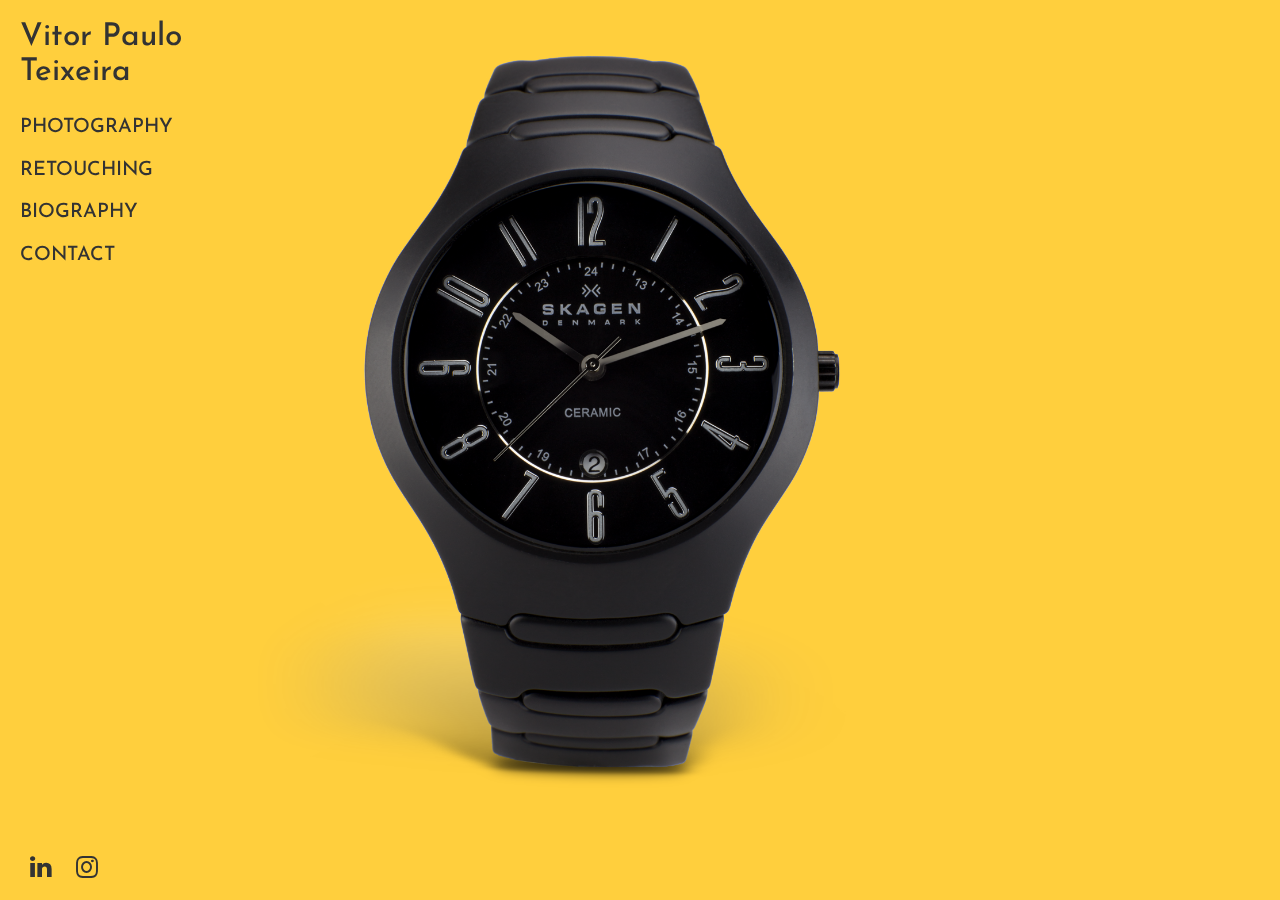
<file: index.html>
<!DOCTYPE html>
<html lang="en">
	<head>
		<meta charset="utf-8">
		<meta http-equiv="X-UA-Compatible" content="IE=edge">
		<meta name="viewport" content="width=device-width, initial-scale=1">
		<meta name="description" content="The photography and retouching portfolio of New York City based photographer Vitor P. Teixeria.">
		<meta name="keywords" content="studio photographer, jewelry photographer, food photographer, New York City, Manhattan photographer, Brooklyn photographer">

		<title>Vitor P. Teixeira Photography</title>
        <link href="http://maxcdn.bootstrapcdn.com/font-awesome/4.2.0/css/font-awesome.min.css" rel="stylesheet">
        <link href='http://fonts.googleapis.com/css?family=Josefin+Sans:400,500,700' rel='stylesheet' type='text/css'>
		<!-- Bootstrap CSS -->
		<link href="https://netdna.bootstrapcdn.com/bootstrap/3.1.1/css/bootstrap.min.css" rel="stylesheet" type="text/css">
		<link href="css/custom.css" rel="stylesheet" type="text/css">
		<!--Favicon -->
		<link rel="apple-touch-icon" sizes="57x57" href="/apple-touch-icon-57x57.png">
		<link rel="apple-touch-icon" sizes="114x114" href="/apple-touch-icon-114x114.png">
		<link rel="apple-touch-icon" sizes="72x72" href="/apple-touch-icon-72x72.png">
		<link rel="apple-touch-icon" sizes="144x144" href="/apple-touch-icon-144x144.png">
		<link rel="apple-touch-icon" sizes="60x60" href="/apple-touch-icon-60x60.png">
		<link rel="apple-touch-icon" sizes="120x120" href="/apple-touch-icon-120x120.png">
		<link rel="apple-touch-icon" sizes="76x76" href="/apple-touch-icon-76x76.png">
		<link rel="apple-touch-icon" sizes="152x152" href="/apple-touch-icon-152x152.png">
		<link rel="apple-touch-icon" sizes="180x180" href="/apple-touch-icon-180x180.png">
		<link rel="icon" type="image/png" href="/favicon-192x192.png" sizes="192x192">
		<link rel="icon" type="image/png" href="/favicon-160x160.png" sizes="160x160">
		<link rel="icon" type="image/png" href="/favicon-96x96.png" sizes="96x96">
		<link rel="icon" type="image/png" href="/favicon-16x16.png" sizes="16x16">
		<link rel="icon" type="image/png" href="/favicon-32x32.png" sizes="32x32">
		<meta name="msapplication-TileColor" content="#2d89ef">
		<meta name="msapplication-TileImage" content="/mstile-144x144.png">

		<!-- HTML5 Shim and Respond.js IE8 support of HTML5 elements and media queries -->
		<!-- WARNING: Respond.js doesn't work if you view the page via file:// -->
		<!--[if lt IE 9]>
			<script src="https://oss.maxcdn.com/libs/html5shiv/3.7.0/html5shiv.js"></script>
			<script src="https://oss.maxcdn.com/libs/respond.js/1.4.2/respond.min.js"></script>
		<![endif]-->
	</head>
	<body class="index-background">
		<div class="container-fluid">
    	<section class="left-sidebar">
				<h1 class="logo text-left">
					<a href="index.html">Vitor Paulo Teixeira</a>
				</h1>
        <nav class="side-nav panel-group index-nav" id="accordion">
				  <div class="panel panel-default">
						<div class="panel-heading">
					      <h4 class="panel-title">
					        <a data-toggle="collapse" data-parent="#accordion" href="#collapseOne">
					          Photography
					        </a>
					      </h4>
						</div>
						<div id="collapseOne" class="panel-collapse collapse">
						    <div class="panel-body">
						    	<ul class="accordion-menu" role="menu">
										<li><a href="product-photography.html">Product</a></li>
						    		<li><a href="still-life-photography.html">Still Life</a></li>
						    		<li><a href="published-photos.html">Published</a></li>
						      </ul>
						    </div>
						</div>
					</div>
					<div class="panel panel-default">
						<div class="panel-heading">
					    <h4 class="panel-title">
					      <a href="retouching.html">Retouching</a>
					    </h4>
						</div>
					</div>
					<div class="panel panel-default">
						<div class="panel-heading">
					    <h4 class="panel-title">
					      <a href="bio.html">Biography</a>
					    </h4>
						</div>
					</div>
					<div class="panel panel-default">
						<div class="panel-heading">
				      <h4 class="panel-title">
				        <a href="contact.html">Contact</a>
				      </h4>
						</div>
					</div>
				</nav>
				<div class="social-connect top-placement">
					<a href="https://www.linkedin.com/pub/vitor-paulo-teixeira/26/5/983" target="_blank"><i class="fa fa-2x fa-linkedin"></i></a>
					<a href="http://instagram.com/vitorpt" target="_blank"><i class="fa fa-2x fa-instagram"></i></a>
				</div>
	  </section>

		<section class="right-section">
			<!-- Wrapper for slides -->
			<div id="index-carousel" class="carousel-inner no-border" class="carousel slide" data-ride="carousel" data-interval="7000" data-pause="null">
				<div class="item active">
					<img src="imgs/skagen-front.png" class="img-responsive splash-image" alt="Skagen wristwatch">
				</div>
				<div class="item">
					<img src="imgs/coach-bag.png" class="img-responsive splash-image" alt="White Coach handbag">
				</div>
				<div class="item">
					<img src="imgs/tennis-racket.png" class="img-responsive splash-image" alt="tennis racket">
				</div>
			</div>
			<!-- <small class="text-right copyright">&copy; 2017 Vitor Teixeira. All Rights Reserved.</small> -->
		</section>
	</div>

		<!-- jQuery -->
		<script src="https://ajax.googleapis.com/ajax/libs/jquery/1.11.1/jquery.min.js"></script>
		<!-- Bootstrap JavaScript -->
		<script src="https://netdna.bootstrapcdn.com/bootstrap/3.1.1/js/bootstrap.min.js"></script>

		<script src="js/custom.js"></script>
	</body>
</html>
</file>
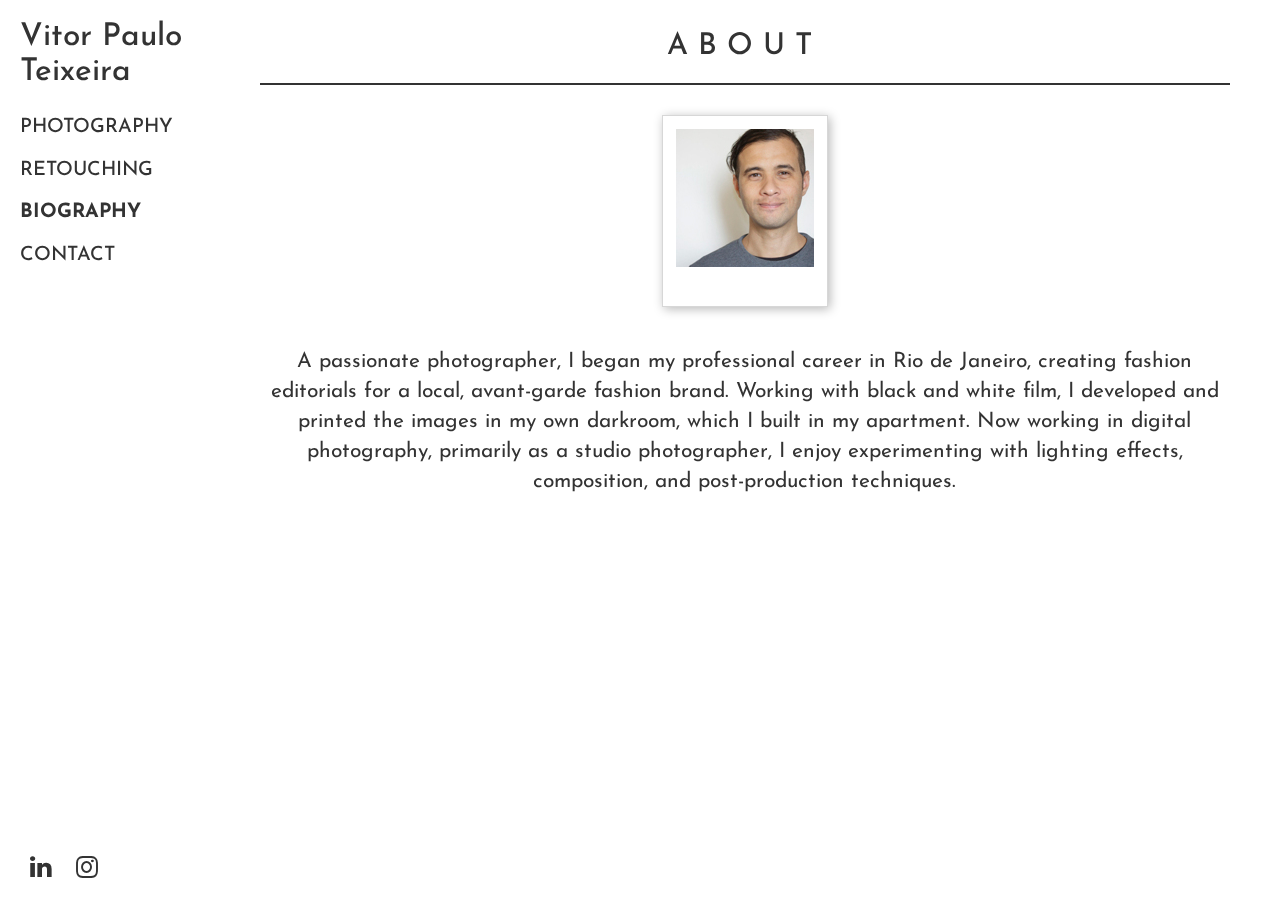
<file: bio.html>
<!DOCTYPE html>
<html lang="en">
	<head>
		<meta charset="utf-8">
		<meta http-equiv="X-UA-Compatible" content="IE=edge">
		<meta name="viewport" content="width=device-width, initial-scale=1">
		<meta name="description" content="About New York City based photographer Vitor P. Teixeria.">
		<meta name="keywords" content="studio photographer, jewelry photographer, food photographer, New York City, Manhattan photographer, Brooklyn photographer">

		<title>Vitor P. Teixeira Photography – Bio</title>
        <link href="http://maxcdn.bootstrapcdn.com/font-awesome/4.2.0/css/font-awesome.min.css" rel="stylesheet">
        <link href='http://fonts.googleapis.com/css?family=Josefin+Sans:400,500,700' rel='stylesheet' type='text/css'>
		<!-- Bootstrap CSS -->
		<link href="https://netdna.bootstrapcdn.com/bootstrap/3.1.1/css/bootstrap.min.css" rel="stylesheet" type="text/css">
		<link href="css/custom.css" rel="stylesheet" type="text/css">
		<!--Favicon -->
		<link rel="apple-touch-icon" sizes="57x57" href="/apple-touch-icon-57x57.png">
		<link rel="apple-touch-icon" sizes="114x114" href="/apple-touch-icon-114x114.png">
		<link rel="apple-touch-icon" sizes="72x72" href="/apple-touch-icon-72x72.png">
		<link rel="apple-touch-icon" sizes="144x144" href="/apple-touch-icon-144x144.png">
		<link rel="apple-touch-icon" sizes="60x60" href="/apple-touch-icon-60x60.png">
		<link rel="apple-touch-icon" sizes="120x120" href="/apple-touch-icon-120x120.png">
		<link rel="apple-touch-icon" sizes="76x76" href="/apple-touch-icon-76x76.png">
		<link rel="apple-touch-icon" sizes="152x152" href="/apple-touch-icon-152x152.png">
		<link rel="apple-touch-icon" sizes="180x180" href="/apple-touch-icon-180x180.png">
		<link rel="icon" type="image/png" href="/favicon-192x192.png" sizes="192x192">
		<link rel="icon" type="image/png" href="/favicon-160x160.png" sizes="160x160">
		<link rel="icon" type="image/png" href="/favicon-96x96.png" sizes="96x96">
		<link rel="icon" type="image/png" href="/favicon-16x16.png" sizes="16x16">
		<link rel="icon" type="image/png" href="/favicon-32x32.png" sizes="32x32">
		<meta name="msapplication-TileColor" content="#2d89ef">
		<meta name="msapplication-TileImage" content="/mstile-144x144.png">

		<!-- HTML5 Shim and Respond.js IE8 support of HTML5 elements and media queries -->
		<!-- WARNING: Respond.js doesn't work if you view the page via file:// -->
		<!--[if lt IE 9]>
			<script src="https://oss.maxcdn.com/libs/html5shiv/3.7.0/html5shiv.js"></script>
			<script src="https://oss.maxcdn.com/libs/respond.js/1.4.2/respond.min.js"></script>
		<![endif]-->
	</head>
	<body>
		<div class="container-fluid">
			<section class="left-sidebar">
			<h1 class="logo text-left"><a href="index.html">Vitor Paulo Teixeira</a></h1>
		      	<nav class="side-nav panel-group" id="accordion">
				  	<div class="panel panel-default">
						<div class="panel-heading">
					      <h4 class="panel-title">
					        <a data-toggle="collapse" data-parent="#accordion" href="#collapseOne">
					          Photography
					        </a>
					      </h4>
						</div>
						<div id="collapseOne" class="panel-collapse collapse">
						    <div class="panel-body">
						    	<ul class="accordion-menu" role="menu">
						    		<li><a href="still-life-photography.html">Still Life</a></li>
						    		<li><a href="food-photography.html">Food</a></li>
						    		<li id="published"><a href="published-photos.html">Published</a></li>
						        </ul>
						    </div>
						</div>
					</div>
					<div class="panel panel-default">
						<div class="panel-heading">
					    <h4 class="panel-title">
				        <a href="retouching.html">Retouching</a>
					    </h4>
						</div>
					</div>
					<div class="panel panel-default">
						<div class="panel-heading">
					    <h4 class="panel-title current">
					      <a href="bio.html">Biography</a>
					    </h4>
						</div>
					</div>
					<div class="panel panel-default">
						<div class="panel-heading">
				      <h4 class="panel-title">
				        <a href="contact.html">Contact</a>
				      </h4>
						</div>
					</div>
				</nav>
				<div class="text-right social-connect top-placement">
					<a href="https://www.linkedin.com/pub/vitor-paulo-teixeira/26/5/983" target="_blank"><i class="fa fa-2x fa-linkedin"></i></a>
					<a href="http://instagram.com/vitorpt" target="_blank"><i class="fa fa-2x fa-instagram"></i></a>
				</div>
		  </section>

			<section class="right-section" id="bio">
				<div class="wrapper">
				  <h2 class="section-heading text-center">About</h2>
				  <div class="text-center">
				    <img src="imgs/vitor-p-t.jpg" alt="Vitor P. Teixeria">
				    <p class="about-text">A passionate photographer, I began my professional career in Rio de Janeiro, creating fashion editorials for a local, avant-garde fashion brand. Working with black and white film, I developed and printed the images in my own darkroom, which I built in my apartment. Now working in digital photography, primarily as a studio photographer, I enjoy experimenting with lighting effects, composition, and post-production techniques.</p>
				  </div>
				</div>
			</section>
		</div>

		<!-- jQuery -->
		<script src="https://ajax.googleapis.com/ajax/libs/jquery/1.11.1/jquery.min.js"></script>
		<!-- Bootstrap JavaScript -->
		<script src="https://netdna.bootstrapcdn.com/bootstrap/3.1.1/js/bootstrap.min.js"></script>
		<script src="js/custom.js"></script>
	</body>
</html>
</file>
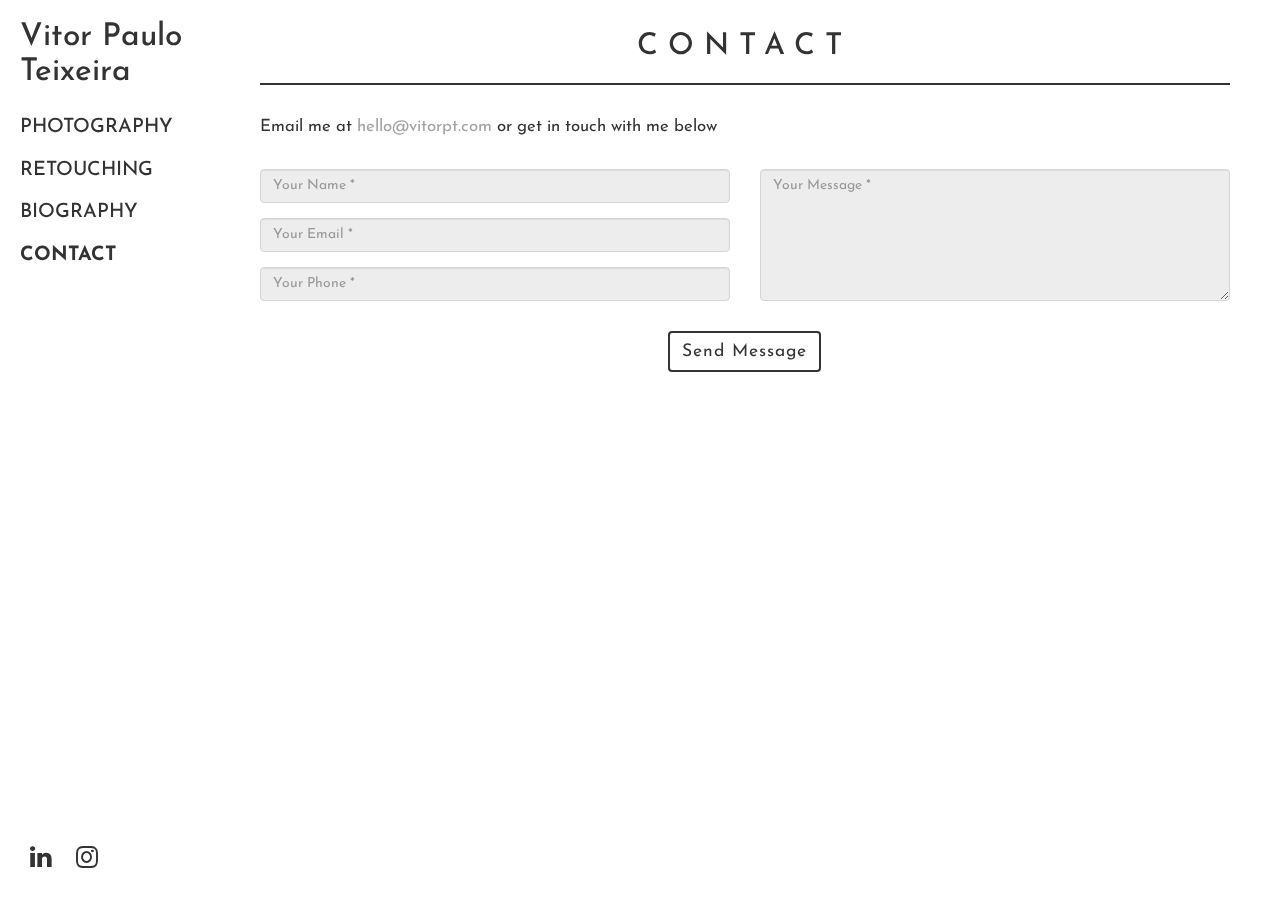
<file: contact.html>
<!DOCTYPE html>
<html lang="en">
	<head>
		<meta charset="utf-8">
		<meta http-equiv="X-UA-Compatible" content="IE=edge">
		<meta name="viewport" content="width=device-width, initial-scale=1">
		<meta name="description" content="The photography and retouching portfolio of New York City based photographer Vitor P. Teixeria.">
		<meta name="keywords" content="studio photographer, jewelry photographer, food photographer, New York City, Manhattan photographer, Brooklyn photographer">

		<title>Vitor P. Teixeira Photography – Contact</title>
        <link href="http://maxcdn.bootstrapcdn.com/font-awesome/4.2.0/css/font-awesome.min.css" rel="stylesheet">
        <link href='http://fonts.googleapis.com/css?family=Josefin+Sans:400,500,700' rel='stylesheet' type='text/css'>
		<!-- Bootstrap CSS -->
		<link href="https://netdna.bootstrapcdn.com/bootstrap/3.1.1/css/bootstrap.min.css" rel="stylesheet" type="text/css">
		<link href="css/custom.css" rel="stylesheet" type="text/css">
		<!--Favicons -->
		<link rel="apple-touch-icon" sizes="57x57" href="/apple-touch-icon-57x57.png">
		<link rel="apple-touch-icon" sizes="114x114" href="/apple-touch-icon-114x114.png">
		<link rel="apple-touch-icon" sizes="72x72" href="/apple-touch-icon-72x72.png">
		<link rel="apple-touch-icon" sizes="144x144" href="/apple-touch-icon-144x144.png">
		<link rel="apple-touch-icon" sizes="60x60" href="/apple-touch-icon-60x60.png">
		<link rel="apple-touch-icon" sizes="120x120" href="/apple-touch-icon-120x120.png">
		<link rel="apple-touch-icon" sizes="76x76" href="/apple-touch-icon-76x76.png">
		<link rel="apple-touch-icon" sizes="152x152" href="/apple-touch-icon-152x152.png">
		<link rel="apple-touch-icon" sizes="180x180" href="/apple-touch-icon-180x180.png">
		<link rel="icon" type="image/png" href="/favicon-192x192.png" sizes="192x192">
		<link rel="icon" type="image/png" href="/favicon-160x160.png" sizes="160x160">
		<link rel="icon" type="image/png" href="/favicon-96x96.png" sizes="96x96">
		<link rel="icon" type="image/png" href="/favicon-16x16.png" sizes="16x16">
		<link rel="icon" type="image/png" href="/favicon-32x32.png" sizes="32x32">
		<meta name="msapplication-TileColor" content="#2d89ef">
		<meta name="msapplication-TileImage" content="/mstile-144x144.png">

		<!-- HTML5 Shim and Respond.js IE8 support of HTML5 elements and media queries -->
		<!-- WARNING: Respond.js doesn't work if you view the page via file:// -->
		<!--[if lt IE 9]>
			<script src="https://oss.maxcdn.com/libs/html5shiv/3.7.0/html5shiv.js"></script>
			<script src="https://oss.maxcdn.com/libs/respond.js/1.4.2/respond.min.js"></script>
		<![endif]-->
	</head>
	<body>
		<div class="container-fluid">
    	<section class="left-sidebar">
			<h1 class="logo text-left">
				<a href="index.html">Vitor Paulo Teixeira</a></h1>
        	<nav class="side-nav panel-group" id="accordion">
			  	<div class="panel panel-default">
					<div class="panel-heading">
			      <h4 class="panel-title">
			        <a data-toggle="collapse" data-parent="#accordion" href="#collapseOne">Photography</a>
			      </h4>
					</div>
					<div id="collapseOne" class="panel-collapse collapse">
				    <div class="panel-body">
							<ul class="accordion-menu" role="menu">
								<li><a href="product-photography.html">Product</a></li>
				    		<li><a href="still-life-photography.html">Still Life</a></li>
				    		<li><a href="published-photos.html">Published</a></li>
				      </ul>
				    </div>
					</div>
				</div>
				<div class="panel panel-default">
					<div class="panel-heading">
				    <h4 class="panel-title">
				      <a href="retouching.html">Retouching</a>
				    </h4>
					</div>
				</div>
				<div class="panel panel-default">
					<div class="panel-heading">
				    <h4 class="panel-title">
				      <a href="bio.html">Biography</a>
				    </h4>
					</div>
				</div>
				<div class="panel panel-default">
					<div class="panel-heading">
			      <h4 class="panel-title current">
			        <a href="contact.html">Contact</a>
			      </h4>
					</div>
				</div>
			</nav>
		</section>

	  <section class="right-section" id="contact">
			<div class="wrapper">
	      <h2 class="section-heading">Contact</h2>
	      <p class="contact-me">Email me at <a href="mailto:hello@vitorpt.com">hello<span>@</span>vitorpt.com</a> or get in touch with me below</p>
	      <form name="sentMessage" id="contactForm" novalidate="">
	        <div class="row">
	          <div class="col-md-6">
	              <div class="form-group">
	                  <input type="text" class="form-control" aria-label="name" placeholder="Your Name *" id="name" required data-validation-required-message="Please enter your name.">
	                  <p class="help-block text-danger"></p>
	              </div>
	              <div class="form-group">
	                  <input type="email" class="form-control" aria-label="email" placeholder="Your Email *" id="email" required data-validation-required-message="Please enter your email address.">
	                  <p class="help-block text-danger"></p>
	              </div>
	              <div class="form-group">
	                  <input type="tel" class="form-control" aria-label="phone" placeholder="Your Phone *" id="phone" required data-validation-required-message="Please enter your phone number.">
	                  <p class="help-block text-danger"></p>
	              </div>
	          </div>
	          <div class="col-md-6">
	              <div class="form-group">
	                  <textarea class="form-control" aria-label="message" placeholder="Your Message *" id="message" required data-validation-required-message="Please enter a message."></textarea>
	                  <p class="help-block text-danger"></p>
	              </div>
	          </div>
	          <div class="clearfix"></div>
	          <div class="col-lg-12 text-center">
	              <div id="success"></div>
	              <button type="submit" class="btn btn-xl">Send Message</button>
	          </div>
	        </div>
	      </form>
			</div>
	  </section>

		<div class="text-right social-connect top-placement">
			<a href="https://www.linkedin.com/pub/vitor-paulo-teixeira/26/5/983" target="_blank"><i class="fa fa-2x fa-linkedin"></i></a>
			<a href="http://instagram.com/vitorpt" target="_blank"><i class="fa fa-2x fa-instagram"></i></a>
		</div>

	</div>

		<!-- jQuery -->
		<script src="https://ajax.googleapis.com/ajax/libs/jquery/1.11.1/jquery.min.js"></script>
		<!-- Bootstrap JavaScript -->
		<script src="https://netdna.bootstrapcdn.com/bootstrap/3.1.1/js/bootstrap.min.js"></script>

		<script src="js/custom.js"></script>
		<!-- Contact Form JavaScript -->
    	<script src="js/contact_me.js"></script>
		<!-- Contact Form Validation JavaScript -->
    	<script src="js/jqBootstrapValidation.js"></script>
	</body>
</html>
</file>
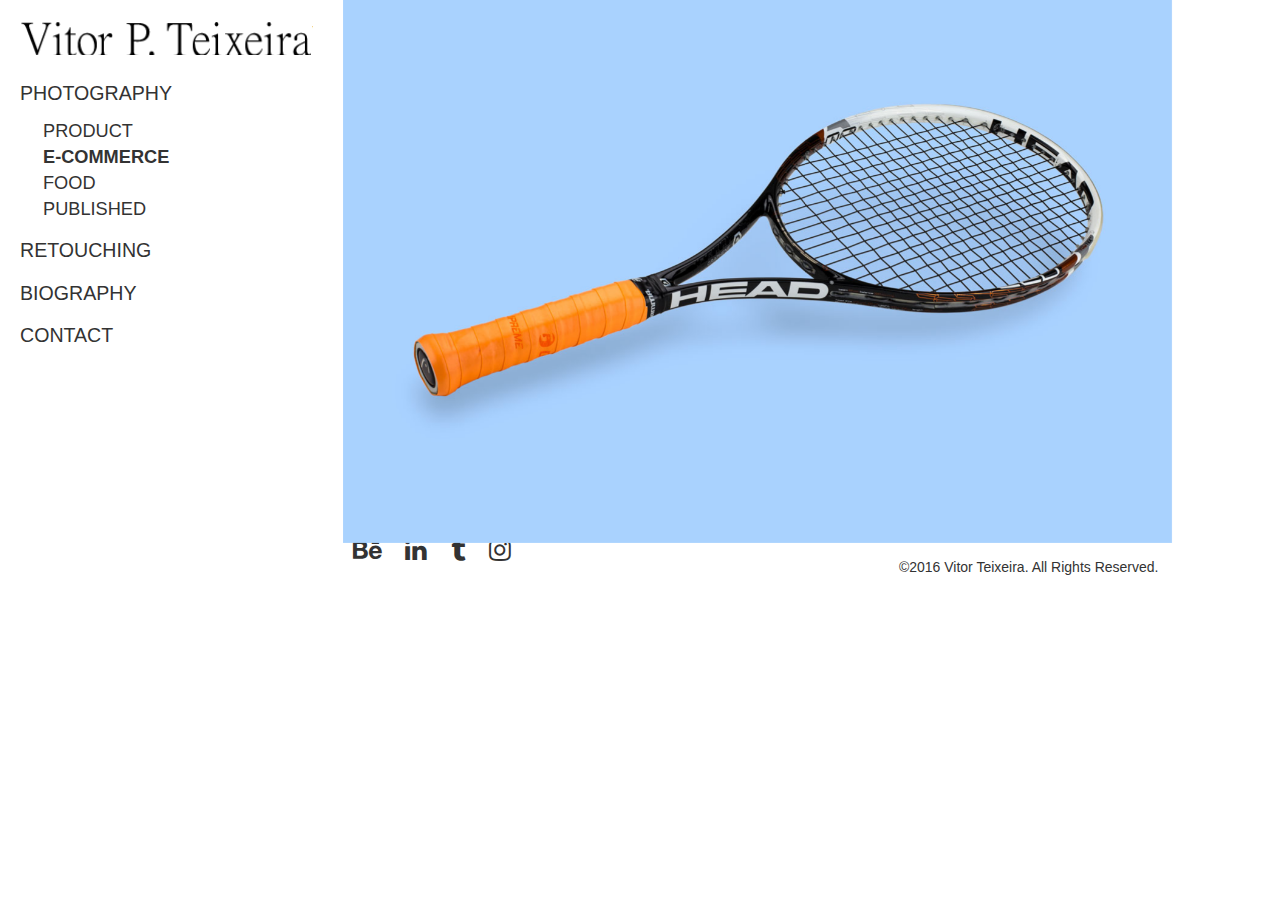
<file: e-commerce-photography.html>
<!DOCTYPE html>
<html lang="en">
	<head>
		<meta charset="utf-8">
		<meta http-equiv="X-UA-Compatible" content="IE=edge">
		<meta name="viewport" content="width=device-width, initial-scale=1">
		<meta name="description" content="The culinary and food photography porfolio of New York City based photographer Vitor P. Teixeira.">
		<meta name="keywords" content="culinary photography, food photography, food photographer, New York City photographer, Manhattan photographer, Brooklyn photographer">

		<title>Vitor P. Teixeira Photography – Food Photography</title>
        <link href="http://maxcdn.bootstrapcdn.com/font-awesome/4.2.0/css/font-awesome.min.css" rel="stylesheet">
        <link href='http://fonts.googleapis.com/css?family=Playfair+Display:400,700|Cabin:400,500,600' rel='stylesheet' type='text/css'>
		<!-- Bootstrap CSS -->
		<link href="https://netdna.bootstrapcdn.com/bootstrap/3.1.1/css/bootstrap.min.css" rel="stylesheet" type="text/css">
		<link href="css/custom.css" rel="stylesheet" type="text/css">
		<!--Favicons -->
		<link rel="apple-touch-icon" sizes="57x57" href="/apple-touch-icon-57x57.png">
		<link rel="apple-touch-icon" sizes="114x114" href="/apple-touch-icon-114x114.png">
		<link rel="apple-touch-icon" sizes="72x72" href="/apple-touch-icon-72x72.png">
		<link rel="apple-touch-icon" sizes="144x144" href="/apple-touch-icon-144x144.png">
		<link rel="apple-touch-icon" sizes="60x60" href="/apple-touch-icon-60x60.png">
		<link rel="apple-touch-icon" sizes="120x120" href="/apple-touch-icon-120x120.png">
		<link rel="apple-touch-icon" sizes="76x76" href="/apple-touch-icon-76x76.png">
		<link rel="apple-touch-icon" sizes="152x152" href="/apple-touch-icon-152x152.png">
		<link rel="apple-touch-icon" sizes="180x180" href="/apple-touch-icon-180x180.png">
		<link rel="icon" type="image/png" href="/favicon-192x192.png" sizes="192x192">
		<link rel="icon" type="image/png" href="/favicon-160x160.png" sizes="160x160">
		<link rel="icon" type="image/png" href="/favicon-96x96.png" sizes="96x96">
		<link rel="icon" type="image/png" href="/favicon-16x16.png" sizes="16x16">
		<link rel="icon" type="image/png" href="/favicon-32x32.png" sizes="32x32">
		<meta name="msapplication-TileColor" content="#2d89ef">
		<meta name="msapplication-TileImage" content="/mstile-144x144.png">

		<!-- HTML5 Shim and Respond.js IE8 support of HTML5 elements and media queries -->
		<!-- WARNING: Respond.js doesn't work if you view the page via file:// -->
		<!--[if lt IE 9]>
			<script src="https://oss.maxcdn.com/libs/html5shiv/3.7.0/html5shiv.js"></script>
			<script src="https://oss.maxcdn.com/libs/respond.js/1.4.2/respond.min.js"></script>
		<![endif]-->
	</head>
	<body>
<div class="container-fluid">

  <div class="row">
    <div class="col-md-3 sidebar">
		<h1 class="logo text-left"><a class="logo-image" href="index.html">Vitor P. Teixeira Photography, New York City</a></h1>

      	<nav class="side-nav panel-group" id="accordion">
		  	<div class="panel panel-default">
				<div class="panel-heading">
			      <h4 class="panel-title">
			        <a data-toggle="collapse" data-parent="#accordion" href="#collapseOne">
			          Photography
			        </a>
			      </h4>
				</div>
				<div id="collapseOne" class="panel-collapse collapse in">
				    <div class="panel-body">
				    	<ul class="accordion-menu" role="menu">
				    		<li><a href="product-photography.html">Product</a></li>
								<li class="current"><a href="e-commerce-photography.html">E-Commerce</a></li>
				    		<li><a href="food-photography.html">Food</a></li>
				    		<li><a href="published-photos.html">Published</a></li>
				      </ul>
				    </div>
				</div>
			</div>
			<div class="panel panel-default">
				<div class="panel-heading">
				    <h4 class="panel-title">
				      <a href="retouching.html">Retouching</a>
				    </h4>
				</div>
			</div>
			<div class="panel panel-default">
				<div class="panel-heading">
				    <h4 class="panel-title">
				      <a href="bio.html">Biography</a>
				    </h4>
				</div>
			</div>
			<div class="panel panel-default">
				<div class="panel-heading">
			      <h4 class="panel-title">
			        <a href="contact.html">Contact</a>
			      </h4>
				</div>
			</div>
		</nav>
    </div>

		<div class="content col-lg-8 col-lg-offset-0 col-md-8 col-md-offset-1">
			<div class="text-right social-connect top-placement">
				<a href="https://www.behance.net/VitorPTeixeira" target="_blank"><i class="fa fa-2x fa-behance"></i></a>
				<a href="https://www.linkedin.com/pub/vitor-paulo-teixeira/26/5/983" target="_blank"><i class="fa fa-2x fa-linkedin"></i></a>
				<a href="http://vitorteixeira.tumblr.com/" target="_blank"><i class="fa fa-2x fa-tumblr"></i></a>
				<a href="http://instagram.com/vitorpt" target="_blank"><i class="fa fa-2x fa-instagram"></i></a>
			</div>

			<div id="carousel-e-commerce-page" class="carousel slide" data-ride="carousel">

			  <!-- Wrapper for slides -->
				<div class="carousel-inner">
					<div class="item active">
							<img src="imgs/e-commerce/racket.jpg" alt="tennis racket">
					</div>
					<div class="item">
							<img src="imgs/e-commerce/coach-bag.jpg" alt="Coach purse">
					</div>
					<div class="item">
							<img src="imgs/e-commerce/Kenneth-Cole-shoes.jpg" alt="Kenneth Cole shoes">
					</div>
					<div class="item">
							<img src="imgs/e-commerce/DolceGabbanaRGB.jpg" alt="nail polishes">
					</div>
					<div class="item">
							<img src="imgs/e-commerce/sonyX.jpg" alt="Sony cell phone">
					</div>
				</div>

		   <!-- Controls -->
		    <a class="left carousel-control" href="#carousel-e-commerce-page" role="button" data-slide="prev">
		      	<span class="glyphicon glyphicon-chevron-left"></span>
		    </a>
		    <a class="right carousel-control" href="#carousel-e-commerce-page" role="button" data-slide="next">
		    	<span class="glyphicon glyphicon-chevron-right"></span>
		    </a>
		    <p class="text-right copyright">&copy;2016 Vitor Teixeira. All Rights Reserved.</p>

			</div>

			<div class="text-right social-connect invisible bottom-placement">
				<a href="https://www.behance.net/VitorPTeixeira" target="_blank"><i class="fa fa-2x fa-behance"></i></a>
				<a href="https://www.linkedin.com/pub/vitor-paulo-teixeira/26/5/983" target="_blank"><i class="fa fa-2x fa-linkedin"></i></a>
				<a href="http://vitorteixeira.tumblr.com/" target="_blank"><i class="fa fa-2x fa-tumblr"></i></a>
				<a href="http://instagram.com/vitorpt" target="_blank"><i class="fa fa-2x fa-instagram"></i></a>
		    </div>

		</div>

	</div>

</div>

		<!-- jQuery -->
		<script src="https://ajax.googleapis.com/ajax/libs/jquery/1.11.1/jquery.min.js"></script>
		<!-- Bootstrap JavaScript -->
		<script src="https://netdna.bootstrapcdn.com/bootstrap/3.1.1/js/bootstrap.min.js"></script>

		<script src="js/custom.js"></script>
	</body>
</html>
</file>
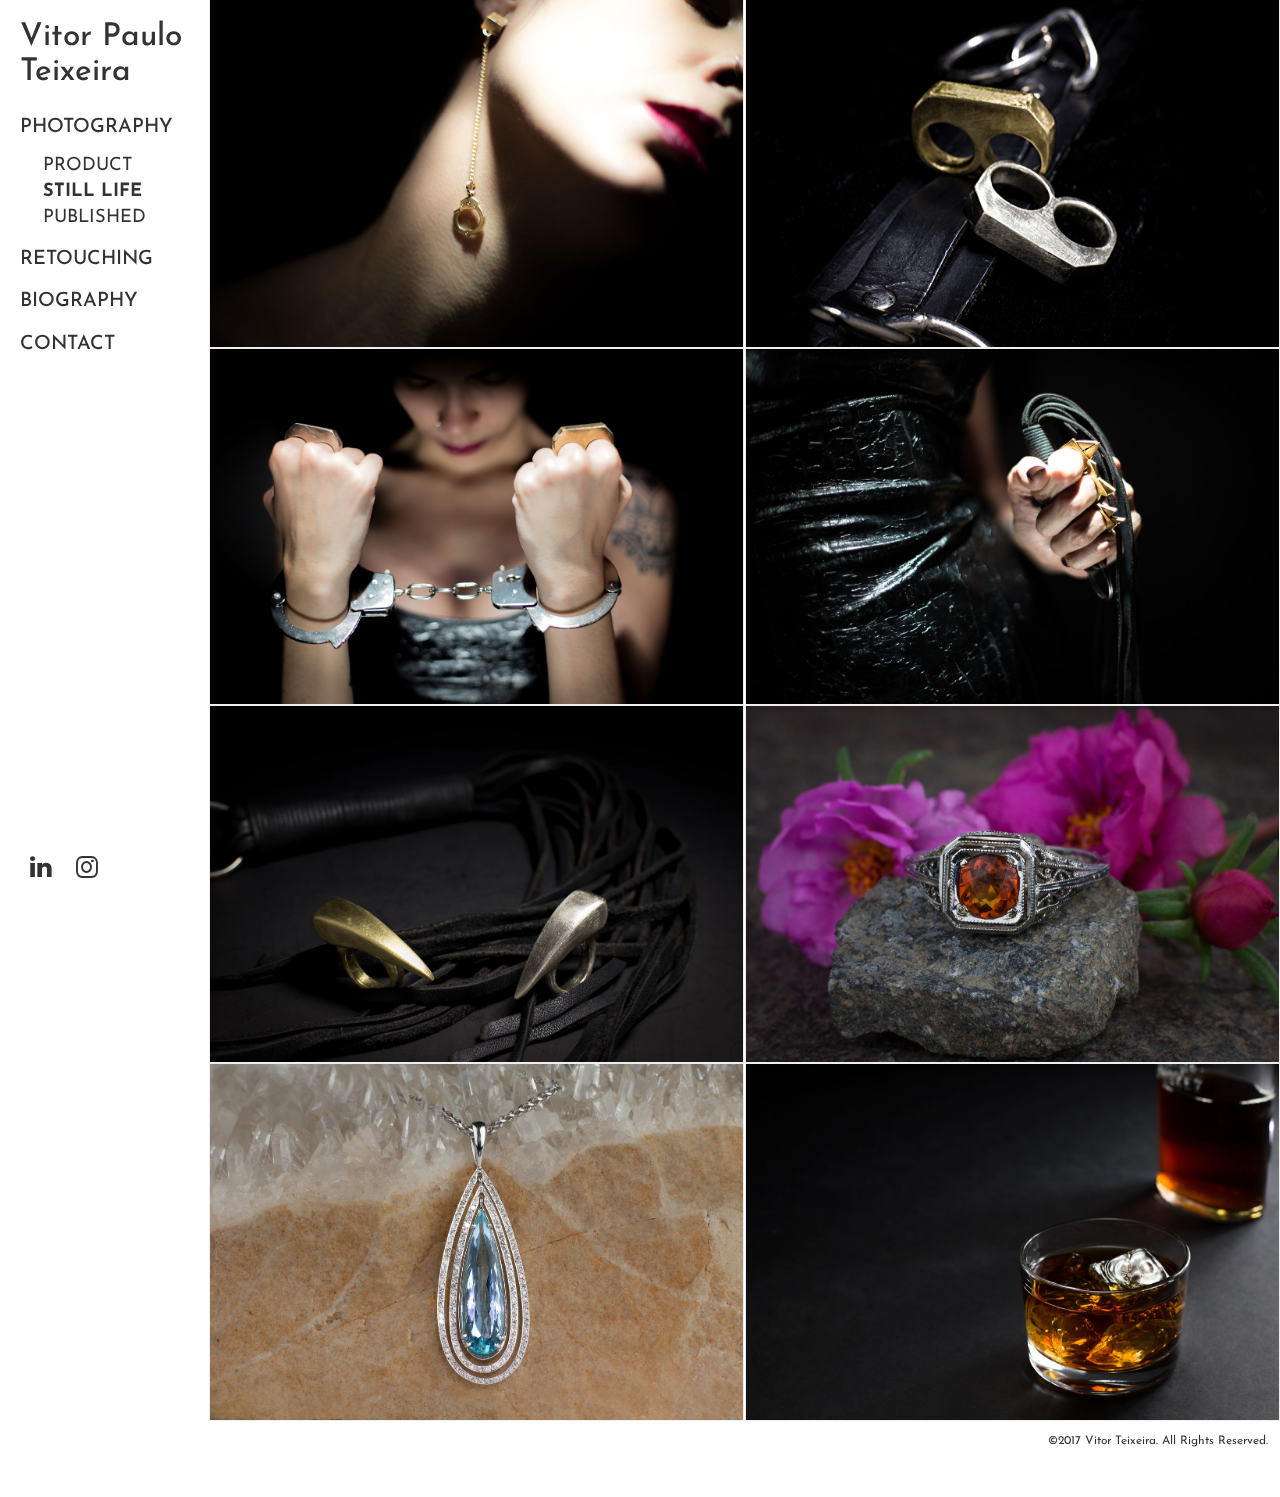
<file: still-life-photography.html>
<!DOCTYPE html>
<html lang="en">
	<head>
		<meta charset="utf-8">
		<meta http-equiv="X-UA-Compatible" content="IE=edge">
		<meta name="viewport" content="width=device-width, initial-scale=1">
		<meta name="description" content="The product and jewelry photography porfolio of New York City based photographer Vitor P. Teixeira">
		<meta name="keywords" content="studio photographer, jewelry photographer, product photographer, New York City photographer, Manhattan photographer, Brooklyn photographer">

		<title>Vitor P. Teixeira Photography – Still Life Photography</title>
		<link href="http://maxcdn.bootstrapcdn.com/font-awesome/4.2.0/css/font-awesome.min.css" rel="stylesheet" rel='stylesheet' type='text/css'>
        <link href='http://fonts.googleapis.com/css?family=Josefin+Sans:400,500,700' rel='stylesheet' type='text/css'>
		<!-- Bootstrap CSS -->
		<link href="https://netdna.bootstrapcdn.com/bootstrap/3.1.1/css/bootstrap.min.css" rel="stylesheet" type="text/css">
		<link href="css/custom.css" rel="stylesheet" type="text/css">
		<!--Favicons -->
		<link rel="apple-touch-icon" sizes="57x57" href="/apple-touch-icon-57x57.png">
		<link rel="apple-touch-icon" sizes="114x114" href="/apple-touch-icon-114x114.png">
		<link rel="apple-touch-icon" sizes="72x72" href="/apple-touch-icon-72x72.png">
		<link rel="apple-touch-icon" sizes="144x144" href="/apple-touch-icon-144x144.png">
		<link rel="apple-touch-icon" sizes="60x60" href="/apple-touch-icon-60x60.png">
		<link rel="apple-touch-icon" sizes="120x120" href="/apple-touch-icon-120x120.png">
		<link rel="apple-touch-icon" sizes="76x76" href="/apple-touch-icon-76x76.png">
		<link rel="apple-touch-icon" sizes="152x152" href="/apple-touch-icon-152x152.png">
		<link rel="apple-touch-icon" sizes="180x180" href="/apple-touch-icon-180x180.png">
		<link rel="icon" type="image/png" href="/favicon-192x192.png" sizes="192x192">
		<link rel="icon" type="image/png" href="/favicon-160x160.png" sizes="160x160">
		<link rel="icon" type="image/png" href="/favicon-96x96.png" sizes="96x96">
		<link rel="icon" type="image/png" href="/favicon-16x16.png" sizes="16x16">
		<link rel="icon" type="image/png" href="/favicon-32x32.png" sizes="32x32">
		<meta name="msapplication-TileColor" content="#2d89ef">
		<meta name="msapplication-TileImage" content="/mstile-144x144.png">

		<!-- HTML5 Shim and Respond.js IE8 support of HTML5 elements and media queries -->
		<!-- WARNING: Respond.js doesn't work if you view the page via file:// -->
		<!--[if lt IE 9]>
			<script src="https://oss.maxcdn.com/libs/html5shiv/3.7.0/html5shiv.js"></script>
			<script src="https://oss.maxcdn.com/libs/respond.js/1.4.2/respond.min.js"></script>
		<![endif]-->
	</head>
	<body>
<div class="container-fluid">
    <section class="left-sidebar">
			<h1 class="logo text-left"><a href="index.html">Vitor Paulo Teixeira</a></h1>
        	<nav class="side-nav panel-group" id="accordion">
			  	<div class="panel panel-default">
					<div class="panel-heading">
				      <h4 class="panel-title">
				        <a data-toggle="collapse" data-parent="#accordion" href="#collapseOne">
				          Photography
				        </a>
				      </h4>
					</div>
					<div id="collapseOne" class="panel-collapse collapse in">
					    <div class="panel-body">
					    	<ul class="accordion-menu" role="menu">
									<li><a href="product-photography.html">Product</a></li>
					    		<li class="current"><a href="still-life-photography.html">Still Life</a></li>
					    		<li><a href="published-photos.html">Published</a></li>
					        </ul>
					    </div>
					</div>
				</div>
				<div class="panel panel-default">
					<div class="panel-heading">
				    <h4 class="panel-title">
				      <a href="retouching.html">Retouching</a>
				    </h4>
					</div>
				</div>
				<div class="panel panel-default">
					<div class="panel-heading">
				    <h4 class="panel-title">
				      <a href="bio.html">Biography</a>
				    </h4>
					</div>
				</div>
				<div class="panel panel-default">
					<div class="panel-heading">
			      <h4 class="panel-title">
			        <a href="contact.html">Contact</a>
			      </h4>
					</div>
				</div>
			</nav>
			<div class="social-connect top-placement">
				<a href="https://www.linkedin.com/pub/vitor-paulo-teixeira/26/5/983" target="_blank"><i class="fa fa-2x fa-linkedin"></i></a>
				<a href="http://instagram.com/vitorpt" target="_blank"><i class="fa fa-2x fa-instagram"></i></a>
			</div>
    </section>

		<section class="right-section">
			<div class="flex-container">
				<div class="item">
			    <img src="imgs/still-life/Raphaela-Tavarone-1.jpg" alt="Raphaela Tavarone Jewelry">
		    </div>
		    <!-- <div class="item">
			    <img src="imgs/still-life/Raphaela-Tavarone-2.jpg" alt="Raphaela Tavarone Jewelry">
		    </div>-->
		    <div class="item">
			    <img src="imgs/still-life/Raphaela-Tavarone-4.jpg" alt="Raphaela Tavarone Jewelry">
		    </div>
				<div class="item">
					<img src="imgs/still-life/Raphaela-Tavarone-3.jpg" alt="Raphaela Tavarone Jewelry">
				</div>
		    <!-- <div class="item">
			    <img src="imgs/still-life/Raphaela-Tavarone-5.jpg" alt="Raphaela Tavarone Jewelry">
		    </div> -->
		    <div class="item">
			    <img src="imgs/still-life/Raphaela-Tavarone-6.jpg" alt="Raphaela Tavarone Jewelry">
		    </div>
		    <div class="item">
			    <img src="imgs/still-life/Raphaela-Tavarone-7.jpg" alt="Raphaela Tavarone Jewelry">
		    </div>
		    <!-- <div class="item">
			    <img src="imgs/still-life/Raphaela-Tavarone-8.jpg" alt="Raphaela Tavarone Jewelry">
		    </div> -->
				<div class="item">
			    <img src="imgs/still-life/antique-ring.jpg" alt="antique ring with flower background">
		    </div>
				<div class="item">
					<img src="imgs/still-life/pendant-on-crystal.jpg" alt="pendant on crystal">
				</div>
		    <div class="item">
			    <img src="imgs/still-life/whiskey-glass.jpg" alt="whiskey glass">
		    </div>
			</div>
			<small class="text-right copyright">&copy;2017 Vitor Teixeira. All Rights Reserved.</small>
	</section>

</div>

		<!-- jQuery -->
		<script src="https://ajax.googleapis.com/ajax/libs/jquery/1.11.1/jquery.min.js"></script>
		<!-- Bootstrap JavaScript -->
		<script src="https://netdna.bootstrapcdn.com/bootstrap/3.1.1/js/bootstrap.min.js"></script>

		<script src="js/custom.js"></script>
	</body>
</html>
</file>
<file: css/custom.css>
body {
	font-family: 'Josefin sans', sans-serif;
}

.container-fluid {
	padding: 10px 0 25px 20px;
	position: relative;
	min-height: 100vh;
}

a { color: #333;}

a:hover, a:active, a:focus { text-decoration: none; }

nav {
	text-transform: uppercase;
}

h1 {
	font-size: 2.25em;
}

h5 { margin-bottom: 18px; }

.logo {
  margin-top: 30px;
}

.logo-image {
	display: block;
	background: url(../imgs/vpt-logo.png) no-repeat;
  margin: 0;
  text-indent: 100%;
	white-space: nowrap;
	overflow: hidden;
  background-size: 100% auto;
  width: 100%;
  height: 100%;
}

.logo-image-home {
	background: url(../imgs/vitor-logo.svg) no-repeat;
}

@media only screen and (-webkit-min-device-pixel-ratio: 1.2), only screen and (min-device-pixel-ratio: 1.2) {
	.logo-image {
		background-image: url(../imgs/vpt-logo@2x.png);
	}
}

.splash-image {
	max-height: 785px;
}

/* home page background color animation */
.index-background {
	animation: change-colors 16s linear alternate infinite;
	background-color: #ffcf3d;
}

@keyframes change-colors {
  0% {
		background-color: #ffcf3d;
  }
	10% {
		background-color: #ffcf3d;
	}
	40% {
		background-color: #5ac6fe;
	}
  50% {
		background-color: #5ac6fe;
	}
	90% {
		background-color: #928aff;
	}
  100% {
    background-color: #928aff;
  }
}

/* Carousel animation */
.splash-image {
  animation: fade-in-out 7s infinite;
}

@keyframes fade-in-out {
  0% {
    opacity: 0;
  }
  50% {
		opacity: 1;
	}
  100% {
    opacity: 0;
  }
}

.container-fluid:first-child {
	margin-top: -20px;
}

nav {
	margin-top: 20px;
}

.panel-group {
	margin-bottom: 0 !important;
}

.content-row {
	margin-top: 30px;
}

.social-connect {
	position: absolute;
}

@media only screen and (max-width: 768px) {
	.social-connect {
		left: 0;
		bottom: 0;
	}
}

@media only screen and (min-width: 769px) {
	.social-connect {
		bottom: 0;
	}
}

@media only screen and (max-width: 991px) {
	#bio .social-connect, #contact .social-connect {
		margin-bottom: 35px;
		margin-top: 35px;
	}

	#bio, #contact {
		margin: 0 20px;
	}

	.sidebar, .content {
		padding-right: 0;
		padding-left: 0;
	}

}

.right-section {
	position: relative;
	padding-bottom: 1em;
}

@media (min-width: 992px) {
	.left-sidebar {
		width: 15%;
    float: left;
    height: 100vh;
    position: fixed;
		padding-right: 1.25em;
	}

	.right-section {
		width: 85%;
		float: right;
	}
}

.social-connect i {
    font-size: 1.8em;
	margin: 15px 10px 10px;
	-webkit-transition: color 200ms ease-out 100ms;
    -moz-transition: color 200ms ease-out 100ms;
    -o-transition: color 200ms ease-out 100ms;
    transition: color 200ms ease-out 100ms;
}

.social-connect i:hover, .social-connect i:focus {
	color: #A3A3A3;
}

/* Social Icon Media Queries */
@media (max-width: 991px) {
	.social-connect i {
		font-size: 1.85em;
		margin: 10px 15px;
	}
}

.panel-group .panel, .panel-heading {
	background-color: transparent;
	border-radius: 0;
}

.panel, .panel-heading,
.panel-default>.panel-heading+.panel-collapse .panel-body,
.panel-group .panel-heading+.panel-collapse .panel-body {
	border: 0;
	-webkit-box-shadow:none;
	-moz-box-shadow: none;
	box-shadow: none;
}

.panel-default>.panel-heading {
	background-color: transparent;
}
/*Screw up alignment when vertically stacked.  Remove just with media query?
.panel-group .panel {
margin-right: -10px;
}*/

.panel-heading {
	padding: 8px 0;
}

.panel-collapse {
	margin-top: -9px;
}

.panel-title {
	color: #333;
	font-size: 1.4em;
	-webkit-transition: all 200ms ease-out 100ms;
    -moz-transition: all 200ms ease-out 100ms;
    -o-transition: all 200ms ease-out 100ms;
    transition: all 200ms ease-out 100ms;
}
.panel-title:focus,
.panel-title:hover,
.panel-title:active,
.accordion-menu a:focus,
.accordion-menu a:hover,
.accordion-menu a:active {
	transform: translateX(5px);
	font-weight: 700;
}

.current,
.accordion-menu .current a {
	font-weight: 700;
}

ul.accordion-menu {
	list-style: none;
	padding-left: 8px;
	margin-bottom: 0;
	font-size: 1.3em;
	margin-bottom: -10px;
}

.wrapper {
	max-width: 1000px;
	margin: 0 auto;
	padding: 0 15px;
}

/* Nav Media Queries */

@media (max-width: 991px) {

	.container-fluid {
    padding: 0 0 20px;
	}

	nav {
	margin-top: 5px;
	text-align:center;
	}

	.panel-title {
		color: #FFF;
	}

	.panel-default>.panel-heading {
		background-color: #333;
	}

	.panel-group .panel+.panel {
		margin-top: 1px;
	}

	ul.accordion-menu {
		padding-left: 0;
	}
	.social-connect {
		text-align:center;
	}

	.logo {
		margin: 29px auto 0;
		text-align: center;
	}
}

/* Carousel */
.carousel-inner a {
	color: #377BC8;
	font-weight: 600;
}

.carousel-inner a:hover {
	color: #333;
}

.flex-container img {
	border: 1px solid #eee;
	max-width: 100%;
	height: auto;
}

.carousel-inner {
	max-width: 1300px;
	margin: 0 auto;
}

#index-carousel {
	margin-top: 2em;
}

.carousel-caption {
	color: #616060;
	position: relative;
	left: 0;
	right: 0;
	padding-top: 25px;
	padding-bottom: 0;
	text-align: left;
	text-shadow: none;
	font-weight: 500;
}

.carousel-caption em {font-weight: 600;}

.carousel-indicators {
	display: none;
}

.carousel-control.right, .carousel-control.left {
	background-image:none;
}

.carousel .carousel-control { visibility: hidden; }
.carousel:hover .carousel-control { visibility: visible; }

.click-image-text {
	color: #5E5D5D;
	margin-top: -5px;
	margin-bottom: 5px;
	font-size: 1.1em;
}

@media only screen and (max-width: 991px) {
	.carousel-caption {
		margin-left: 10px;
		margin-right: 10px;
	}

	.carousel img {
		border: 0;
	}
}

.carousel-caption.before-after {
	text-align:center;
}
/* About Section */

section#bio img {
	border: 1px solid #D7D7D7;
	box-shadow: 2px 2px 10px #B8B8B8;
	padding: 13px 13px 39px;
	margin: 20px;
}

p.about-text {
	font-size: 1.5em;
	margin-top: 20px;
}

/* Contact Section */

section h2 {
	border-bottom: 2px solid #333;
	letter-spacing: 10px;
	padding-bottom: 20px;
	padding-top: 20px;
	text-transform: uppercase;
	text-align: center;
}

.contact-me {
	padding: 20px 0;
	font-size: 1.2em;
}

#contact .contact-me a {
	color: #A3A3A3;
	-webkit-transition: color 200ms ease-out 100ms;
    -moz-transition: color 200ms ease-out 100ms;
    -o-transition: color 200ms ease-out 100ms;
    transition: color 200ms ease-out 100ms;
}

#contact a:hover {
	color: #333;
}

#contact button[type="submit"] {
	background: none;
	border: 2px solid;
	font-size: 1.25em;
	letter-spacing: 1px;
	margin-top: 15px;
	margin-bottom: 2em;
}

#contact button[type="submit"]:hover {
	background: #A3A3A3;
	color: white;
}

.form-control {
	background-color: #EDEDED;
	border-color: #D5D5D5;
}

.form-group #message {
	height: 132px;
}

ul[role="alert"] {
	list-style-type: none;
	padding-left: 2px;
	text-align: left;
	color: rgb(215, 37, 37);
}

.img-responsive {
	max-width: 100%;
}

.flex-container {
	display: flex;
	flex-wrap: wrap;
}

@media only screen and (min-width: 768px) {
	.flex-container .item {
		width: 50%;
	}
}

/* Copyright Text */
.copyright {
	position: relative;
	right: 1em;
	top: 1em;
	display: block
}
</file>
